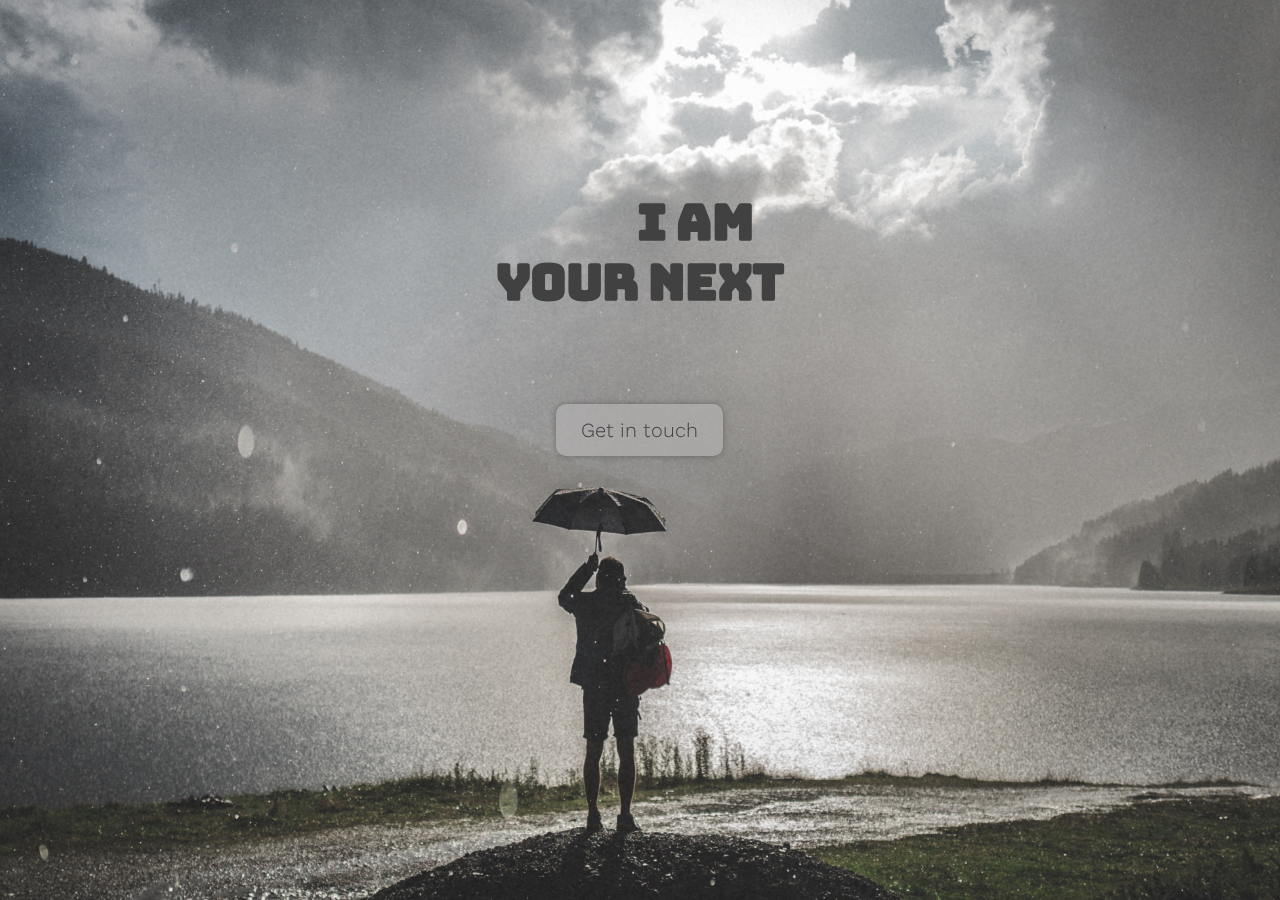
<file: index.html>
<!DOCTYPE html>
<html lang="en">
<head>

  <!-- Basic Page Needs
  –––––––––––––––––––––––––––––––––––––––––––––––––– -->
  <meta charset="utf-8">
  <title>I Am Your Next</title>
  <meta name="description" content="">
  <meta name="author" content="">
  <meta name="theme-color" content="#8f8f8f">

  <!-- Mobile Specific Metas
  –––––––––––––––––––––––––––––––––––––––––––––––––– -->
  <meta name="viewport" content="width=device-width, initial-scale=1">

  <!-- FONT
  –––––––––––––––––––––––––––––––––––––––––––––––––– -->
  <link href="https://fonts.googleapis.com/css?family=Bungee|Work+Sans:700" rel="stylesheet">

  <!-- CSS
  –––––––––––––––––––––––––––––––––––––––––––––––––– -->
  <link rel="stylesheet" href="css/normalize.css">
  <link rel="stylesheet" href="css/skeleton.css">

  <!-- Favicon
  –––––––––––––––––––––––––––––––––––––––––––––––––– -->
 <script>
  (function(i,s,o,g,r,a,m){i['GoogleAnalyticsObject']=r;i[r]=i[r]||function(){
  (i[r].q=i[r].q||[]).push(arguments)},i[r].l=1*new Date();a=s.createElement(o),
  m=s.getElementsByTagName(o)[0];a.async=1;a.src=g;m.parentNode.insertBefore(a,m)
  })(window,document,'script','https://www.google-analytics.com/analytics.js','ga');

  ga('create', 'UA-86240016-1', 'auto');
  ga('send', 'pageview');

</script>


</head>
<body>

  <!-- Primary Page Layout
  –––––––––––––––––––––––––––––––––––––––––––––––––– -->
 
		<div id="header-div">
				
				<div class="row">
					
					<div class="five columns offset-by-four topmargin logo">
					
						<h1>I Am</h1>
						
					
					</div>
					
					
				</div>
				
				
				<div class="row">
					
					<div class="six columns offset-by-three logo">
					
						
						<h1>Your Next</h1>
					
					</div>
		</div>
		
		<div class="row">
			<div class="six columns offset-by-three intouch">
				<a href="e"><span class="btn fp hvr-grow-rotate hvr-glow">Get in touch</span></a>
			</div>
		</div>
					
<!--
			<div class="row">
				<div class="ten columns offset-by-one">
						<form id="form" method="POST" action="http://formspree.io/hi@iamyournext.com">
							
						<input type="email" name="email" placeholder="yourname@whatever.com"><br>
						<button type="submit">Submit</button>
						<textarea name="message" placeholder="Get in touch.."></textarea><br>
						
						</form>
				</div>
			</div>
-->
		</div>


<!-- End Document
  –––––––––––––––––––––––––––––––––––––––––––––––––– -->
</body>
</html>
</file>
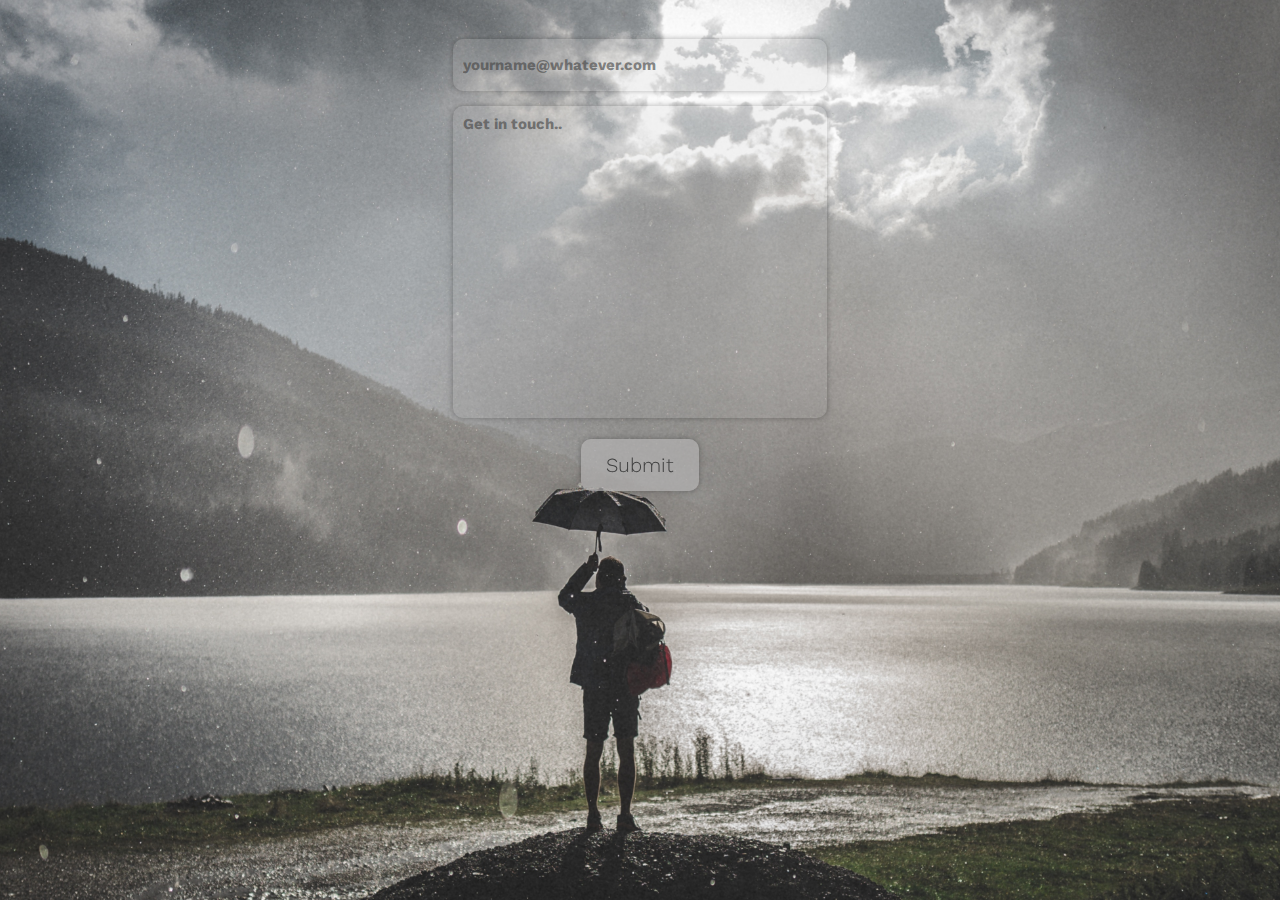
<file: e/index.html>
<!DOCTYPE html>
<html lang="en">
<head>

  <!-- Basic Page Needs
  –––––––––––––––––––––––––––––––––––––––––––––––––– -->
  <meta charset="utf-8">
  <title>I Am Your Next</title>
  <meta name="description" content="">
  <meta name="author" content="">
  <meta name="theme-color" content="#8f8f8f">

  <!-- Mobile Specific Metas
  –––––––––––––––––––––––––––––––––––––––––––––––––– -->
  <meta name="viewport" content="width=device-width, initial-scale=1">

  <!-- FONT
  –––––––––––––––––––––––––––––––––––––––––––––––––– -->
  <link href="https://fonts.googleapis.com/css?family=Bungee|Work+Sans:700" rel="stylesheet">

  <!-- CSS
  –––––––––––––––––––––––––––––––––––––––––––––––––– -->
  <link rel="stylesheet" href="../css/normalize.css">
  <link rel="stylesheet" href="../css/skeleton.css">

  <!-- Favicon
  –––––––––––––––––––––––––––––––––––––––––––––––––– -->
 
<script>
  (function(i,s,o,g,r,a,m){i['GoogleAnalyticsObject']=r;i[r]=i[r]||function(){
  (i[r].q=i[r].q||[]).push(arguments)},i[r].l=1*new Date();a=s.createElement(o),
  m=s.getElementsByTagName(o)[0];a.async=1;a.src=g;m.parentNode.insertBefore(a,m)
  })(window,document,'script','https://www.google-analytics.com/analytics.js','ga');

  ga('create', 'UA-86240016-1', 'auto');
  ga('send', 'pageview');

</script>

</head>
<body>

  <!-- Primary Page Layout
  –––––––––––––––––––––––––––––––––––––––––––––––––– -->
 
		<div id="header-div">
				
				
					
			<div class="row">
				<div class="four columns offset-by-four">
						<form id="form" method="POST" action="http://formspree.io/hi@iamyournext.com">
							
						<input type="email" name="email" placeholder="yourname@whatever.com"><br>
						
						<textarea name="message" placeholder="Get in touch.."></textarea><br>
						<input type="hidden" name="_next" value="ty" />
						<button type="submit" class="btn intouch hvr-grow-rotate hvr-glow">Submit</button>
						
						</form>
				</div>
			</div>
		</div>


<!-- End Document
  –––––––––––––––––––––––––––––––––––––––––––––––––– -->
</body>
</html>
</file>
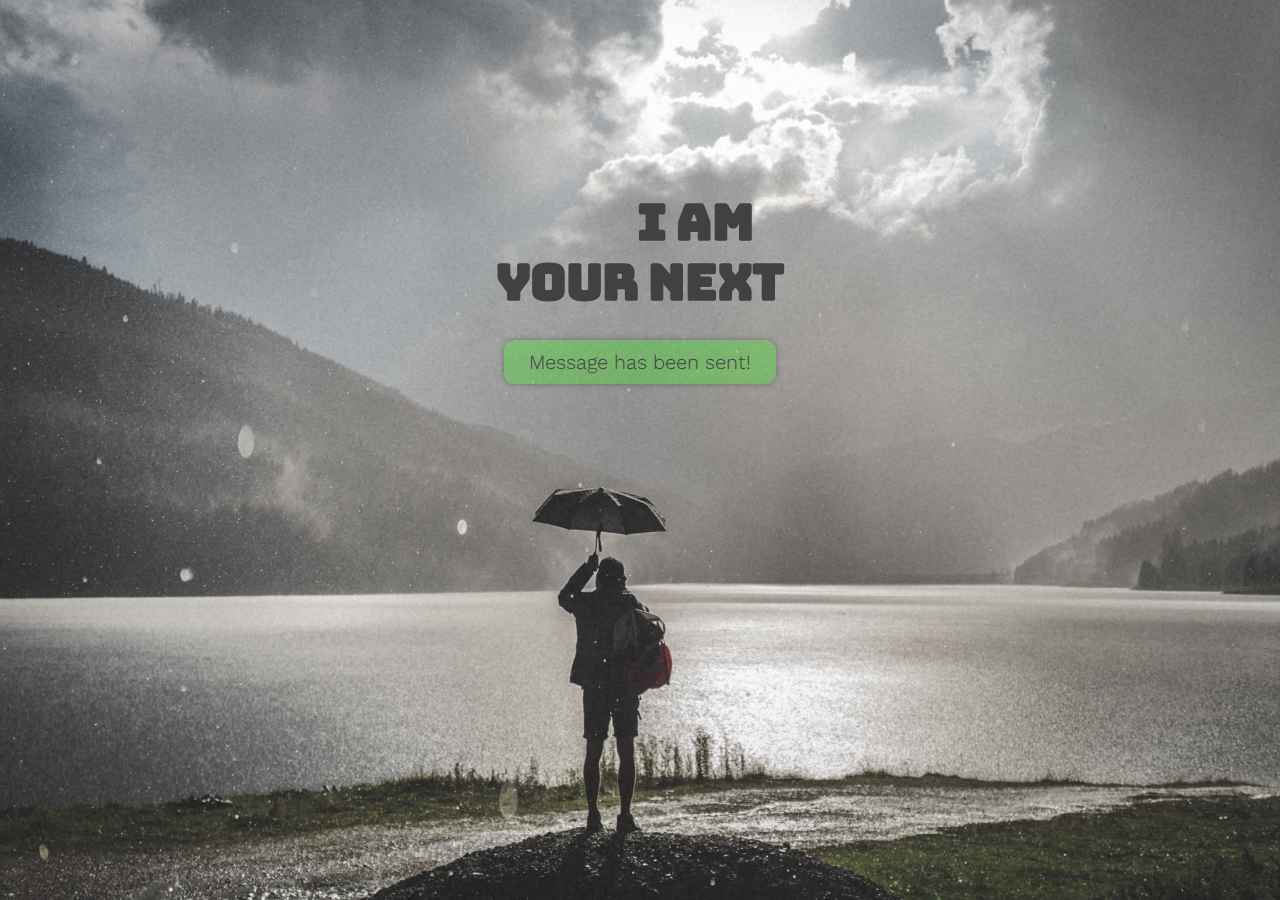
<file: ty/index.html>
<!DOCTYPE html>
<html lang="en">
<head>

  <!-- Basic Page Needs
  –––––––––––––––––––––––––––––––––––––––––––––––––– -->
  <meta charset="utf-8">
  <title>I Am Your Next</title>
  <meta name="description" content="">
  <meta name="author" content="">
  <meta name="theme-color" content="#8f8f8f">

  <!-- Mobile Specific Metas
  –––––––––––––––––––––––––––––––––––––––––––––––––– -->
  <meta name="viewport" content="width=device-width, initial-scale=1">

  <!-- FONT
  –––––––––––––––––––––––––––––––––––––––––––––––––– -->
  <link href="https://fonts.googleapis.com/css?family=Bungee|Work+Sans:700" rel="stylesheet">

  <!-- CSS
  –––––––––––––––––––––––––––––––––––––––––––––––––– -->
  <link rel="stylesheet" href="../css/normalize.css">
  <link rel="stylesheet" href="../css/skeleton.css">

  <!-- Favicon
  –––––––––––––––––––––––––––––––––––––––––––––––––– -->
 <script>
  (function(i,s,o,g,r,a,m){i['GoogleAnalyticsObject']=r;i[r]=i[r]||function(){
  (i[r].q=i[r].q||[]).push(arguments)},i[r].l=1*new Date();a=s.createElement(o),
  m=s.getElementsByTagName(o)[0];a.async=1;a.src=g;m.parentNode.insertBefore(a,m)
  })(window,document,'script','https://www.google-analytics.com/analytics.js','ga');

  ga('create', 'UA-86240016-1', 'auto');
  ga('send', 'pageview');

</script>


</head>
<body>

  <!-- Primary Page Layout
  –––––––––––––––––––––––––––––––––––––––––––––––––– -->
 
		<div id="header-div">
				
				<div class="row">
					
					<div class="five columns offset-by-four topmargin logo">
					
						<h1>I Am</h1>
						
					
					</div>
					
					
				</div>
				
				
				<div class="row">
					
					<div class="six columns offset-by-three logo">
					
						
						<h1>Your Next</h1>
					
					</div>
		</div>
		
		<div class="row yay">
			<div class="six columns offset-by-three intouch">
				<span class="btnrocket fp">Message has been sent!</span>
			</div>
		</div>
					
<!--
			<div class="row">
				<div class="ten columns offset-by-one">
						<form id="form" method="POST" action="http://formspree.io/hi@iamyournext.com">
							
						<input type="email" name="email" placeholder="yourname@whatever.com"><br>
						<button type="submit">Submit</button>
						<textarea name="message" placeholder="Get in touch.."></textarea><br>
						
						</form>
				</div>
			</div>
-->
		</div>


<!-- End Document
  –––––––––––––––––––––––––––––––––––––––––––––––––– -->
</body>
</html>
</file>
<file: css/skeleton.css>
/*
* Skeleton V2.0.4
* Copyright 2014, Dave Gamache
* www.getskeleton.com
* Free to use under the MIT license.
* http://www.opensource.org/licenses/mit-license.php
* 12/29/2014
*/


/* Table of contents
––––––––––––––––––––––––––––––––––––––––––––––––––
- Grid
- Base Styles
- Typography
- Links
- Buttons
- Forms
- Lists
- Code
- Tables
- Spacing
- Utilities
- Clearing
- Media Queries
*/


/* Grid
–––––––––––––––––––––––––––––––––––––––––––––––––– */
.container {
  position: relative;
  width: 100%;
  max-width: 960px;
  margin: 0 auto;
  padding: 0 20px;
  box-sizing: border-box; }
.column,
.columns {
  width: 100%;
  float: left;
  box-sizing: border-box; }

/* For devices larger than 400px */
@media (min-width: 400px) {
  .container {
    width: 85%;
    padding: 0; }
}

/* For devices larger than 550px */
@media (min-width: 550px) {
  .container {
    width: 80%; }
  .column,
  .columns {
    margin-left: 4%; }
  .column:first-child,
  .columns:first-child {
    margin-left: 0; }

  .one.column,
  .one.columns                    { width: 4.66666666667%; }
  .two.columns                    { width: 13.3333333333%; }
  .three.columns                  { width: 22%;            }
  .four.columns                   { width: 30.6666666667%; }
  .five.columns                   { width: 39.3333333333%; }
  .six.columns                    { width: 48%;            }
  .seven.columns                  { width: 56.6666666667%; }
  .eight.columns                  { width: 65.3333333333%; }
  .nine.columns                   { width: 74.0%;          }
  .ten.columns                    { width: 82.6666666667%; }
  .eleven.columns                 { width: 91.3333333333%; }
  .twelve.columns                 { width: 100%; margin-left: 0; }

  .one-third.column               { width: 30.6666666667%; }
  .two-thirds.column              { width: 65.3333333333%; }

  .one-half.column                { width: 48%; }

  /* Offsets */
  .offset-by-one.column,
  .offset-by-one.columns          { margin-left: 8.66666666667%; }
  .offset-by-two.column,
  .offset-by-two.columns          { margin-left: 17.3333333333%; }
  .offset-by-three.column,
  .offset-by-three.columns        { margin-left: 26%;            }
  .offset-by-four.column,
  .offset-by-four.columns         { margin-left: 34.6666666667%; }
  .offset-by-five.column,
  .offset-by-five.columns         { margin-left: 43.3333333333%; }
  .offset-by-six.column,
  .offset-by-six.columns          { margin-left: 52%;            }
  .offset-by-seven.column,
  .offset-by-seven.columns        { margin-left: 60.6666666667%; }
  .offset-by-eight.column,
  .offset-by-eight.columns        { margin-left: 69.3333333333%; }
  .offset-by-nine.column,
  .offset-by-nine.columns         { margin-left: 78.0%;          }
  .offset-by-ten.column,
  .offset-by-ten.columns          { margin-left: 86.6666666667%; }
  .offset-by-eleven.column,
  .offset-by-eleven.columns       { margin-left: 95.3333333333%; }

  .offset-by-one-third.column,
  .offset-by-one-third.columns    { margin-left: 34.6666666667%; }
  .offset-by-two-thirds.column,
  .offset-by-two-thirds.columns   { margin-left: 69.3333333333%; }

  .offset-by-one-half.column,
  .offset-by-one-half.columns     { margin-left: 52%; }

}


/* Base Styles
–––––––––––––––––––––––––––––––––––––––––––––––––– */
/* NOTE
html is set to 62.5% so that all the REM measurements throughout Skeleton
are based on 10px sizing. So basically 1.5rem = 15px :) */
html {
  font-size: 62.5%;
  height: 100%; }
body {
height: 100%;	
background-color: #dadada;
	
	
	
	
  font-size: 1.5em; /* currently ems cause chrome bug misinterpreting rems on body element */
  line-height: 1.6;
  font-weight: 300;
  font-family: "Roboto Light", "HelveticaNeue", "Helvetica Neue", Helvetica, Arial, sans-serif;
  color: #414141; }

#main {overflow:auto;
	padding-bottom: 45px;}

/* Typography
–––––––––––––––––––––––––––––––––––––––––––––––––– */
h1, h2, h3, h4, h5, h6 {
	font-family: "Bungee", "HelveticaNeue", "Helvetica Neue", Helvetica, Arial, sans-serif;
	color: #414141;
	text-align: center;
  margin-top: 0;
  font-weight: 300; }
h1 { font-size: 4.0rem; line-height: 1.2;  letter-spacing: -.1rem; font-weight: 700; margin-bottom: 0;}
h2 { font-size: 3.6rem; line-height: 1.25; letter-spacing: -.1rem; }
h3 { font-size: 3.0rem; line-height: 1.3;  letter-spacing: -.1rem; }
h4 { font-size: 2.4rem; line-height: 1.35; letter-spacing: -.08rem; }
h5 { font-size: 1.8rem; line-height: 1.5;  letter-spacing: -.05rem; }
h6 { font-size: 1.5rem; line-height: 1.6;  letter-spacing: 0; font-weight: 700; }

/* Larger than phablet */
@media (min-width: 550px) {
  h1 { font-size: 5.0rem; }
  h2 { font-size: 4.2rem; }
  h3 { font-size: 3.6rem; }
  h4 { font-size: 3.0rem; }
  h5 { font-size: 2.4rem; }
  h6 { font-size: 1.5rem; }
}

p {
  margin-top: 0; }


/* Links
–––––––––––––––––––––––––––––––––––––––––––––––––– */
a {
  color: #6600ff; }
a:hover {
  color: #414141; }


/* Buttons
–––––––––––––––––––––––––––––––––––––––––––––––––– */
/*
.button,
button,
input[type="submit"],
input[type="reset"],
input[type="button"] {
  display: inline-block;
  height: 38px;
  padding: 0 30px;
  color: #555;
  text-align: "";
  font-size: 11px;
  font-weight: 600;
  line-height: 38px;
  letter-spacing: .1rem;
  text-transform: uppercase;
  text-decoration: none;
  white-space: nowrap;
  background-color: transparent;
  border-radius: 4px;
  border: 1px solid #bbb;
  cursor: pointer;
  box-sizing: border-box; }
.button:hover,
button:hover,
input[type="submit"]:hover,
input[type="reset"]:hover,
input[type="button"]:hover,
.button:focus,
button:focus,
input[type="submit"]:focus,
input[type="reset"]:focus,
input[type="button"]:focus {
  color: #333;
*/


/*   border-color: #888; */


/*
  outline: 0; }
.button.button-primary,
button.button-primary,
input[type="submit"].button-primary,
input[type="reset"].button-primary,
input[type="button"].button-primary {
  color: #FFF;
  background-color: #33C3F0;
  border-color: #33C3F0; }
.button.button-primary:hover,
button.button-primary:hover,
input[type="submit"].button-primary:hover,
input[type="reset"].button-primary:hover,
input[type="button"].button-primary:hover,
.button.button-primary:focus,
button.button-primary:focus,
input[type="submit"].button-primary:focus,
input[type="reset"].button-primary:focus,
input[type="button"].button-primary:focus {
  color: #FFF;
  background-color: #1EAEDB;
  border-color: #1EAEDB; }
*/


/* Forms
–––––––––––––––––––––––––––––––––––––––––––––––––– */
input[type="email"],
input[type="number"],
input[type="search"],
input[type="text"],
input[type="tel"],
input[type="url"],
input[type="password"],
textarea,
select {
  height: 40px;
  padding: 6px 10px; /* The 6px vertically centers text on FF, ignored by Webkit */
  background-color: rgba(255, 255, 255, 0);
  color: fuchsia;
  }
/* Removes awkward default styles on some inputs for iOS */
input[type="email"],
input[type="number"],
input[type="search"],
input[type="text"],
input[type="tel"],
input[type="url"],
input[type="password"],
textarea {
  -webkit-appearance: none;
     -moz-appearance: none;
          appearance: none; }
textarea {
  min-height: 65px;
  padding-top: 6px;
  padding-bottom: 6px; }
input[type="email"]:focus,
input[type="number"]:focus,
input[type="search"]:focus,
input[type="text"]:focus,
input[type="tel"]:focus,
input[type="url"]:focus,
input[type="password"]:focus,
textarea:focus,
select:focus {
/*   border: 1px solid #33C3F0; */
 
  outline: 0; }
label,
legend {
  display: block;
  margin-bottom: .5rem;
  font-weight: 600; }
fieldset {
  padding: 0;
  border-width: 0; }
input[type="checkbox"],
input[type="radio"] {
  display: inline; }
label > .label-body {
  display: inline-block;
  margin-left: .5rem;
  font-weight: normal; }


/* Lists
–––––––––––––––––––––––––––––––––––––––––––––––––– */
ul {
  list-style: none inside; }
ol {
  list-style: decimal inside; }
ol, ul {
  padding-left: 60px;
  margin-top: 0; }
ul ul,
ul ol,
ol ol,
ol ul {
  margin: 1.5rem 0 1.5rem 3rem;
  font-size: 90%; }
li {
 }
 


/* Code
–––––––––––––––––––––––––––––––––––––––––––––––––– */
code {
  padding: .2rem .5rem;
  margin: 0 .2rem;
  font-size: 90%;
  white-space: nowrap;
  background: #F1F1F1;
  border: 1px solid #E1E1E1;
  border-radius: 4px; }
pre > code {
  display: block;
  padding: 1rem 1.5rem;
  white-space: pre; }


/* Tables
–––––––––––––––––––––––––––––––––––––––––––––––––– */
th,
td {
  padding: 12px 15px;
  text-align: left;
  border-bottom: 1px solid #E1E1E1; }
th:first-child,
td:first-child {
  padding-left: 0; }
th:last-child,
td:last-child {
  padding-right: 0; }


/* Spacing
–––––––––––––––––––––––––––––––––––––––––––––––––– */
button,
.button {
  margin-bottom: 1rem; }
input,
textarea,
select,
fieldset {
  margin-bottom: 1.5rem; }
pre,
blockquote,
dl,
figure,
table,
p,
ul,
ol,
/*
form {
  margin-bottom: 2.5rem; }
*/


/* Utilities
–––––––––––––––––––––––––––––––––––––––––––––––––– */
.u-full-width {
  width: 100%;
  box-sizing: border-box; }
.u-max-full-width {
  max-width: 100%;
  box-sizing: border-box; }
.u-pull-right {
  float: right; }
.u-pull-left {
  float: left; }


/* Misc
–––––––––––––––––––––––––––––––––––––––––––––––––– */
hr {
  margin-top: 3rem;
  margin-bottom: 3.5rem;
  border-width: 0;
  border-top: 1px solid #E1E1E1; }


/* Clearing
–––––––––––––––––––––––––––––––––––––––––––––––––– */

/* Self Clearing Goodness */
.container:after,
.row:after,
.u-cf {
  content: "";
  display: table;
  clear: both; }


/* Media Queries
–––––––––––––––––––––––––––––––––––––––––––––––––– */
/*
Note: The best way to structure the use of media queries is to create the queries
near the relevant code. For example, if you wanted to change the styles for buttons
on small devices, paste the mobile query code up in the buttons section and style it
there.
*/


/* Larger than mobile */
@media (min-width: 400px) {}

/* Larger than phablet (also point when grid becomes active) */
@media (min-width: 550px) {}

/* Larger than tablet */
@media (min-width: 750px) {}

/* Larger than desktop */
@media (min-width: 1000px) {}

/* Larger than Desktop HD */
@media (min-width: 1200px) {}


#header-div{
	background: url(/images/background.jpeg) no-repeat;
	background-size: cover;
	background-position: center center;
	background-repeat: no-repeat;
	background-attachment: fixed;
   height: 100%;
   width: 100%;
   margin:auto;
   padding: 0;
   color: #eee;
   font-size: 50px;
}



#form{
	align-content: center;
	text-align: center;
	margin-bottom: 0;
	font-size: 12px;
	width: 100%;
	margin-top: 10%;
}

.topmargin{
	margin-top: 15%;
}

.logo{
	cursor: default;
	-webkit-touch-callout: none;
    -webkit-user-select: none;
    -khtml-user-select: none;
    -moz-user-select: none;
    -ms-user-select: none;
    -o-user-select: none;
    user-select: none;
}

input[type="email"]{
	width: 90%;
	text-align: left;
	color: #414141;
	border: none;
	font-size: 1.5rem;
	font-family: 'Work Sans', sans-serif;
	font-weight: 700;
	-webkit-border-radius: 10;
  -moz-border-radius: 10;
  border-radius: 10px;
  box-shadow: 0 0 6px rgba(0, 0, 0, 0.3);
  background: rgba(181, 179, 179, 0.55);
	-webkit-backdrop-filter: blur(1.5px);
	
}

textarea[name="message"]{
	resize: none;
	width: 90%;
	height: 300px;
	text-align: left;
	color: #414141;
	background: rgba(181, 179, 179, 0.55);
	-webkit-backdrop-filter: blur(1.5px);
	border: none;
	font-size: 1.5rem;
	font-family: 'Work Sans', sans-serif;
	font-weight: 700;
	-webkit-border-radius: 10;
  -moz-border-radius: 10;
  border-radius: 10px;
  box-shadow: 0 0 6px rgba(0, 0, 0, 0.3);
}

@media (min-width: 700px) {
	input[type="email"]{
		background: rgba(181, 179, 179, 0.15);
		}
	textarea[name="message"]{
		background: rgba(181, 179, 179, 0.15);
		}
	
	
}



::-webkit-input-placeholder {
   color: rgba(65, 65, 65, 0.62);
   font-weight: 700;
   text-align: left;
}

:-moz-placeholder { /* Firefox 18- */
   font-weight: 700;
   color: rgba(65, 65, 65, 0.62);  
   text-align: left;
}

::-moz-placeholder {  /* Firefox 19+ */
   color: rgba(65, 65, 65, 0.62);  
   font-weight: 700;
   text-align: left;
}

:-ms-input-placeholder {  
   color: rgba(65, 65, 65, 0.62);  
   font-weight: 700;
   text-align: left;
}

.button,
button,
input[type="submit"],
input[type="reset"],
input[type="button"] {
	

	

/*
  border: none;

  
  -webkit-border-radius: 10;
  -moz-border-radius: 10;
  border-radius: 10px;
  font-family: 'Work Sans', sans-serif;
  color: #414141;
  font-size: 20px;
  background: rgba(181, 179, 179, 0.67);
  padding: 10px 25px 10px 25px;
  text-decoration: none;
  cursor: pointer;
  -webkit-backdrop-filter: blur(1.5px);
*/
  
}

.fp{
	margin-top: 15%;
}

.btn {
  -webkit-border-radius: 10;
  -moz-border-radius: 10;
  border-radius: 10px;
  font-family: 'Work Sans', sans-serif;
  color: #414141;
  font-size: 20px;
  background: rgba(181, 179, 179, 0.67);
  padding: 10px 25px 10px 25px;
  text-decoration: none;
  cursor: pointer;
  -webkit-backdrop-filter: blur(1.5px);
  border: none;
  
}

.btnrocket {
  -webkit-border-radius: 10;
  -moz-border-radius: 10;
  border-radius: 10px;
  font-family: 'Work Sans', sans-serif;
  color: #414141;
  font-size: 20px;
  background: rgba(38,  255,  5, 0.27);
  padding: 10px 25px 10px 25px;
  text-decoration: none;
  cursor: default;
  -webkit-backdrop-filter: blur(1.5px);
  border: none;
  box-shadow: 0 0 6px rgba(0, 0, 0, 0.3);
  text-decoration: none;
  
}

.yay{
	
	
	-webkit-animation: seconds 0.7s forwards;
  -webkit-animation-iteration-count: 1;
  -webkit-animation-delay: 3.5s;
  animation: seconds 0.7s forwards;
  animation-iteration-count: 1;
  animation-delay: 3.5s;
  position: relative;
}
@-webkit-keyframes seconds {
  0% {
    opacity: 1;
  }
  100% {
    opacity: 0;
    top: 20px; 
  }
}
@keyframes seconds {
  0% {
    opacity: 1;
  }
  100% {
    opacity: 0;
    top: -20px; 
  }
}

/*
.btn:hover {
  background: transparent;
  text-decoration: none;
  color: #ffaa00;
  cursor: hand;
}
*/

.intouch{
	text-align: center;
	-webkit-touch-callout: none;
    -webkit-user-select: none;
    -khtml-user-select: none;
    -moz-user-select: none;
    -ms-user-select: none;
    -o-user-select: none;
    user-select: none;
}

/* Grow Rotate */
.hvr-grow-rotate {
  display: inline-block;
  vertical-align: middle;
  -webkit-transform: translateZ(0);
  transform: translateZ(0);
  box-shadow: 0 0 1px rgba(0, 0, 0, 0);
  -webkit-backface-visibility: hidden;
  backface-visibility: hidden;
  -moz-osx-font-smoothing: grayscale;
  -webkit-transition-duration: 0.3s;
  transition-duration: 0.3s;
  -webkit-transition-property: transform;
  transition-property: transform;
  box-shadow: 0 0 6px rgba(0, 0, 0, 0.3);
}
.hvr-grow-rotate:hover, .hvr-grow-rotate:focus, .hvr-grow-rotate:active {
  -webkit-transform: scale(1.1) rotate(2deg);
  transform: scale(1.1) rotate(2deg);
  box-shadow: 0 0 10px rgba(0, 0, 0, 0.3);
}
</file>
